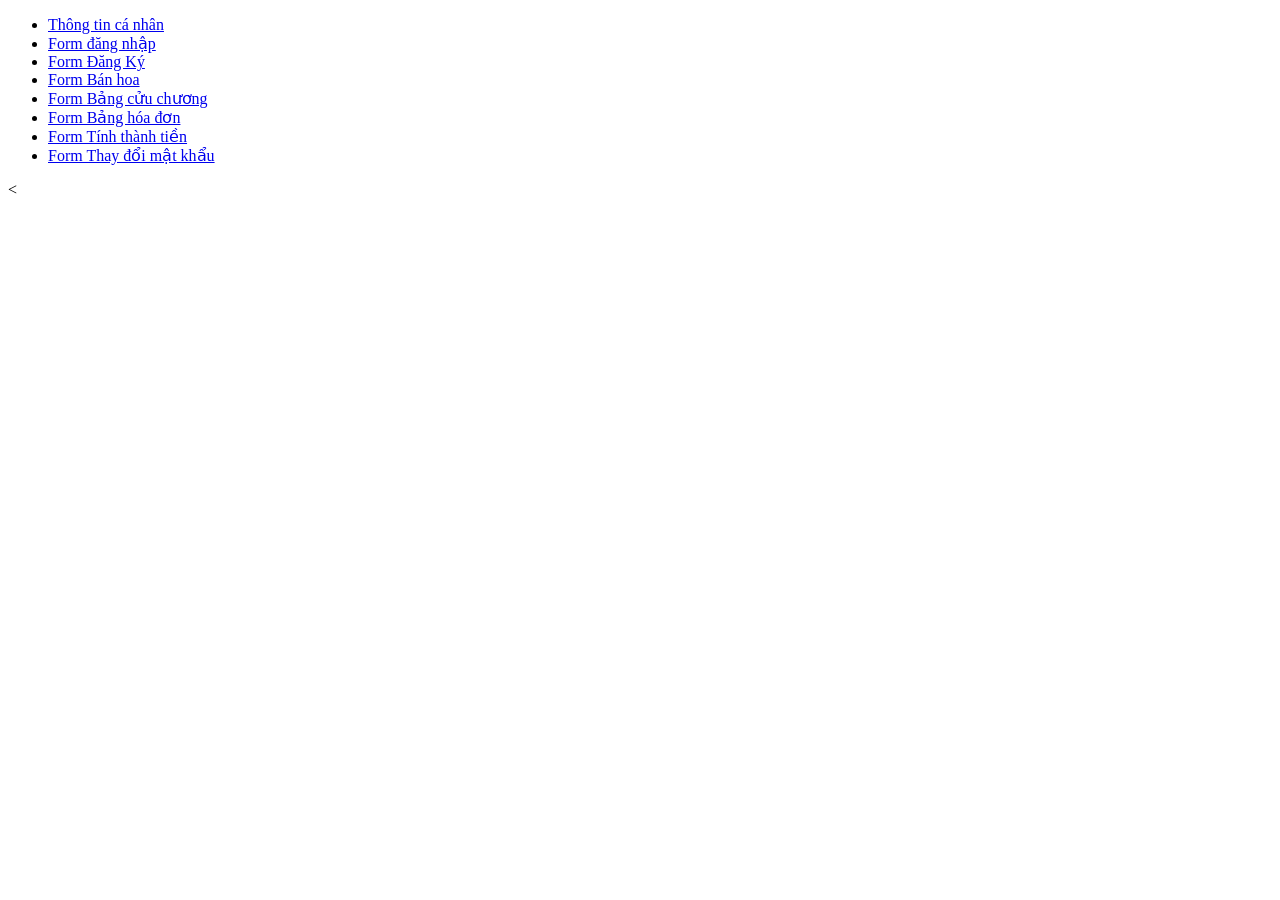
<file: index.html>
<!DOCTYPE html>
<html lang = "vi">

<head>
    <title>Dự án web với NIMI, CSSC</title>
    <meta charset="utf-8">
</head>

<body>

    <ul>
        <li>
            <a href="html/page 1.html" target="_blank">
                Thông tin cá nhân
            </a>
        </li>

        <li>
            <a href="html/page2.html" target="_blank">
                Form đăng nhập
            </a>
        </li>
        <li>
            <a href="html/page3.html" target="_blank">
                Form Đăng Ký
            </a>
        </li>
         <li>
            <a href="html/page5.html" target="_blank">
                Form Bán hoa
            </a>
        </li>
        <li>
            <a href="html/page 4.html" target="_blank">
                Form Bảng cửu chương
            </a>
        </li>
         <li>
            <a href="html/page 4.1.html" target="_blank">
                Form Bảng hóa đơn
            </a>
        </li>
        <li>
            <a href="html/page 4.2.html" target="_blank">
                Form Tính thành tiền
            </a>
        </li>
        <li>
            <a href="html/page 4.3.html" target="_blank">
                Form Thay đổi mật khẩu
            </a>
        </li>
    </ul>

</body>

<
</file>
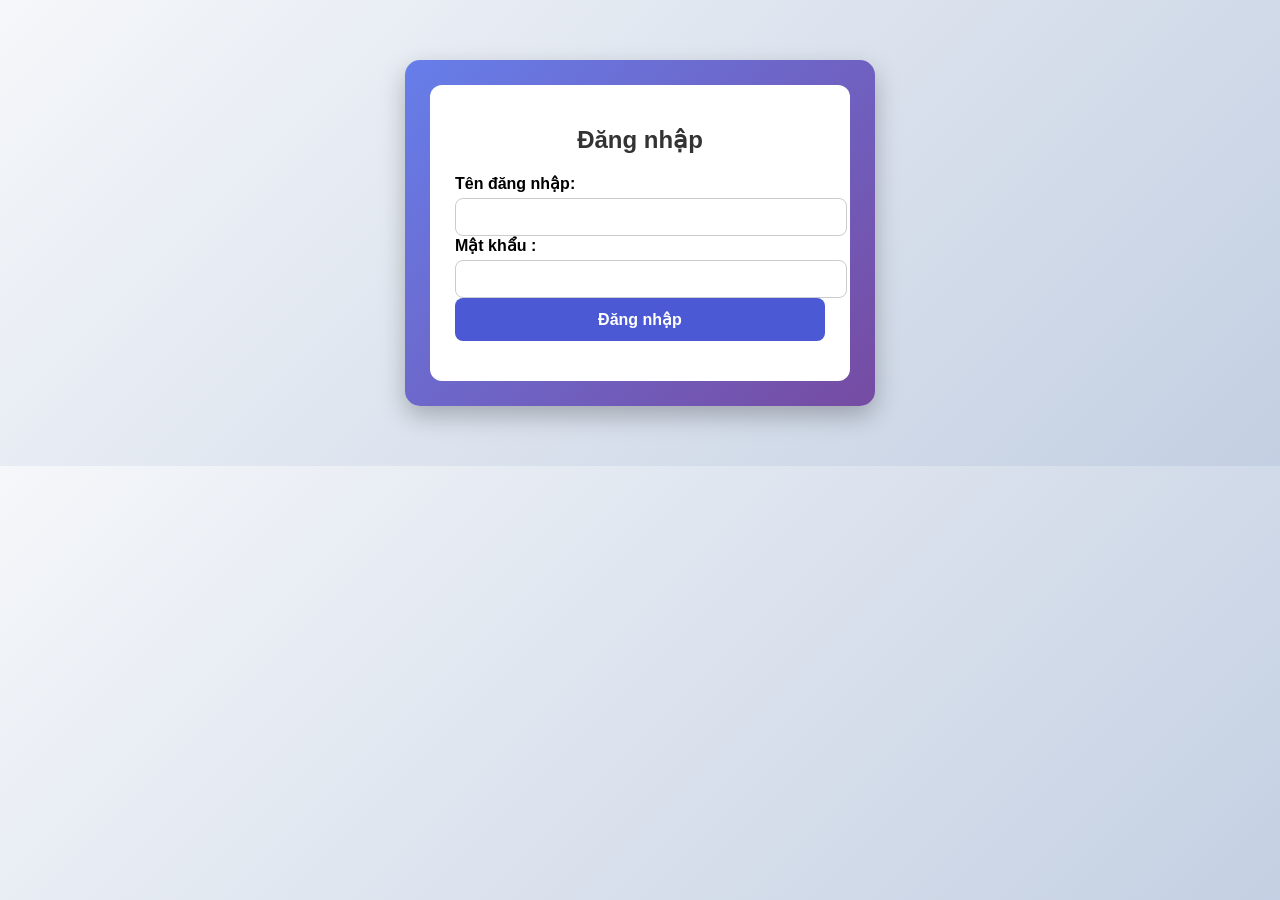
<file: html/page 2.html>
﻿<!DOCTYPE html>
<html>
<head>
    <meta charset="UTF-8">
    <title>Thiết kế form</title>
	<link href = "../css/style.css" rel = "stylesheet">
    <a href="../page 2.html"> </a>
</head>

<body>
     <div class="container">
       


        <form id = "frmLogin">
           
        <h1 id="title">Đăng nhập </h1>
            <div class="form -group">
                <label for="txtUsername">Tên đăng nhập: </label>
                <input class="control" type="text" id="textUsername" name="txtUsername" value="">
            </div>
            <div class="form-group">
                <label for="txtPassword">Mật khẩu : </label>
                <input class="control" type="password" id="txtPassword" name="txtPassword" value="">

                <button> Đăng nhập</button>
            </div>

        </form>

     </div>
    
    

</body>
</html>
</file>
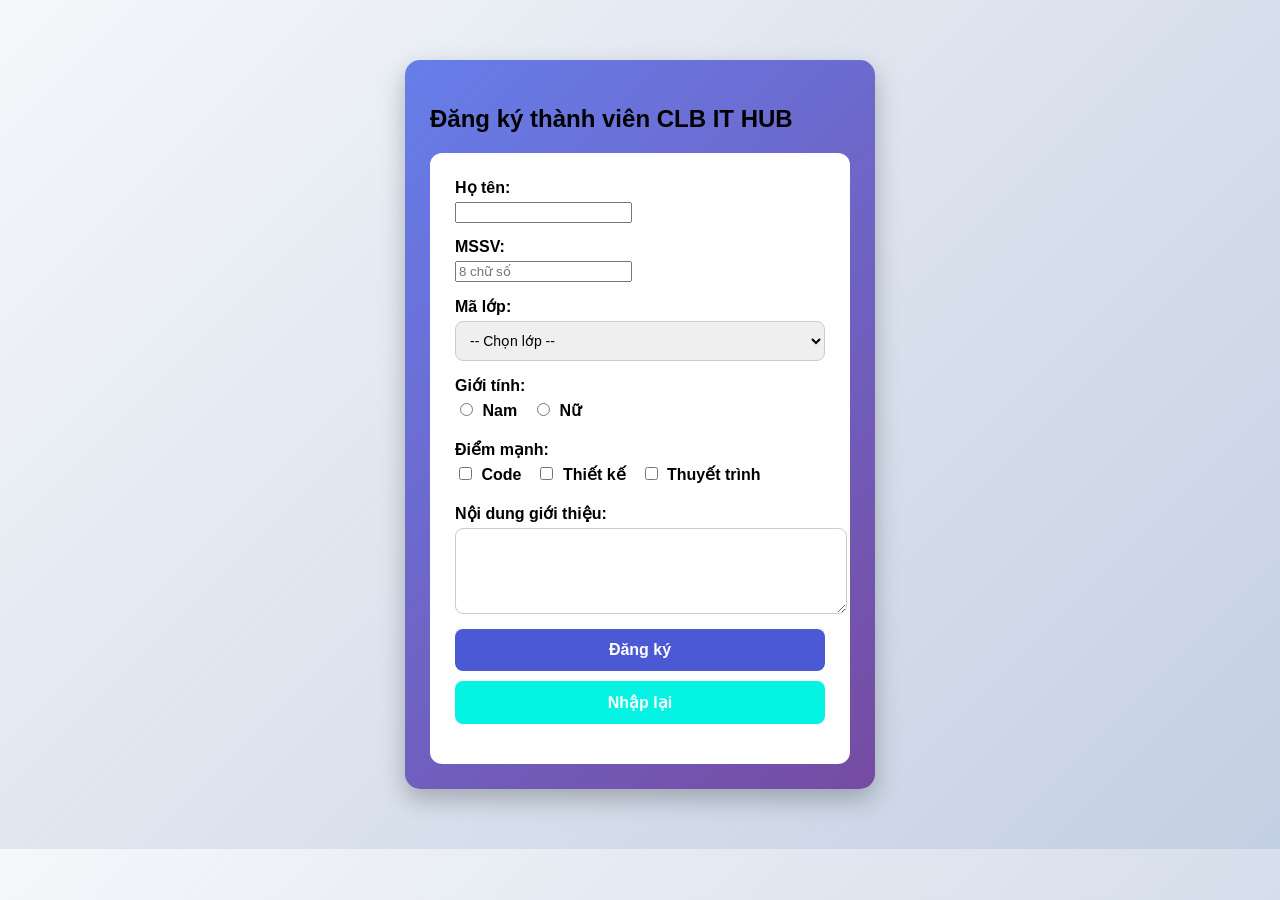
<file: html/page 3.html>
﻿<!DOCTYPE html>
<html lang="vi">
<head>
<meta charset="UTF-8">
<title>Đăng ký thành viên CLB IT HUB</title>
<link href = "../css/style.css" rel = "stylesheet">
<a href="../page 3.html"> </a>
</head>


<body>

<div class="container">
    <h2>Đăng ký thành viên CLB IT HUB</h2>

    <form>

        <div class="form-group">
            <label>Họ tên:</label>
            <input type="text" required>
        </div>

        <div class="form-group">
            <label>MSSV:</label>
            <input type="text" pattern="[0-9]{8}" placeholder="8 chữ số" required>
        </div>

        <div class="form-group">
            <label>Mã lớp:</label>
            <select class="control">
                <option>-- Chọn lớp --</option>
                <option>DTH1</option>
                <option>DTH2</option>
                <option>DTH3</option>
                <option>DTH4</option>
                <option>DTH5</option>
            </select>
        </div>

        <div class="form-group">
            <label>Giới tính:</label>
            <div class="inline">
                <label><input type="radio" name="gender"> Nam</label>
                <label><input type="radio" name="gender"> Nữ</label>
            </div>
        </div>

        <div class="form-group">
            <label>Điểm mạnh:</label>
            <div class="inline">
                <label><input type="checkbox"> Code</label>
                <label><input type="checkbox"> Thiết kế</label>
                <label><input type="checkbox"> Thuyết trình</label>
            </div>
        </div>

        <div class="form-group">
            <label>Nội dung giới thiệu:</label>
            <textarea rows="4"></textarea>
        </div>

        <div class="form-group">
            <button type="submit">Đăng ký</button>
            <button type="reset">Nhập lại</button>
        </div>

    </form>
</div>

</body>
</html>
</file>
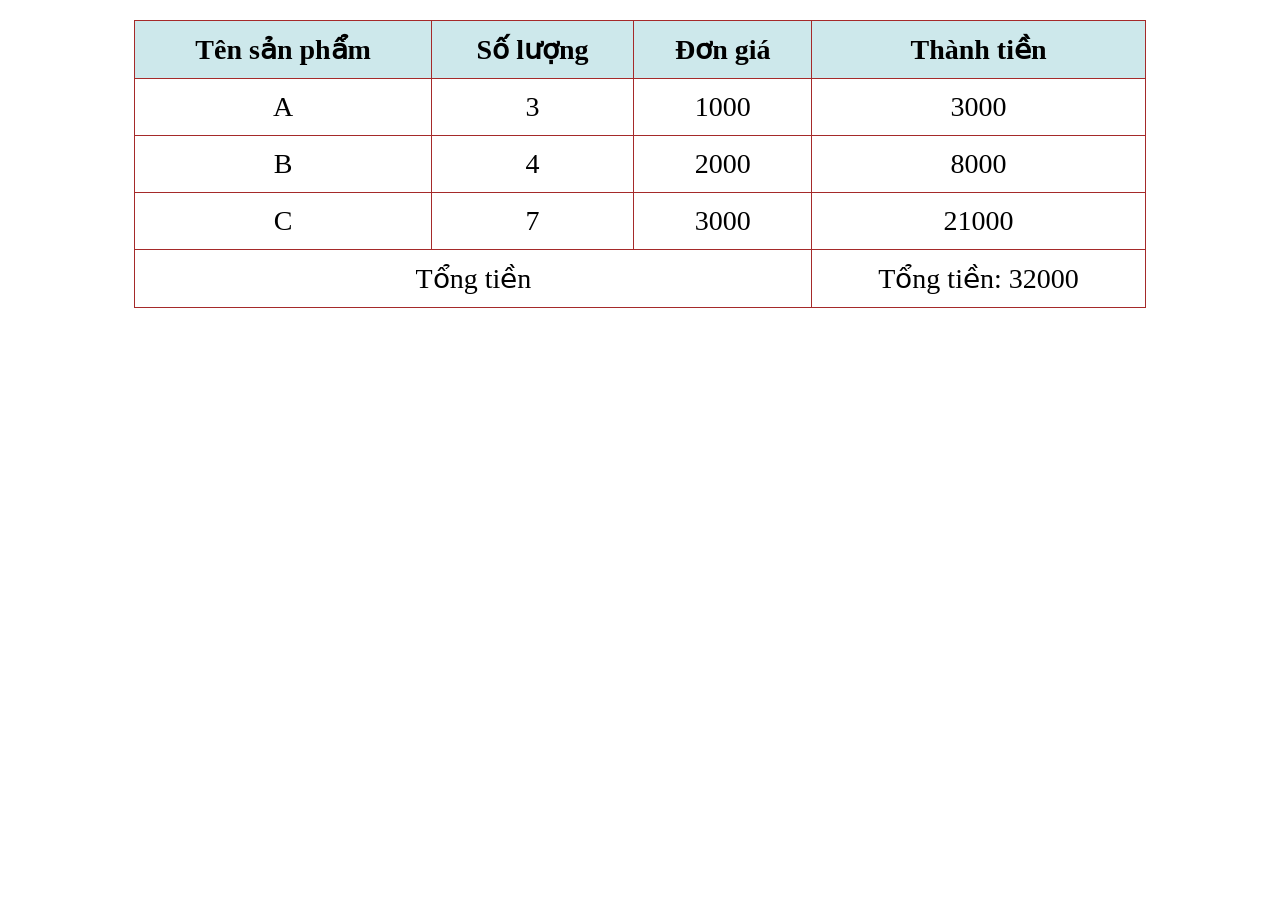
<file: html/page 4.1.html>
<!DOCTYPE html>
<html lang="vi">
<head>
    <meta charset="UTF-8">
    <title>Bảng hóa đơn</title>
    <link rel="stylesheet" href="../css/stylepage4.1.css">
</head>
<body>

<table>
    <tr>
        <th>Tên sản phẩm</th>
        <th>Số lượng</th>
        <th>Đơn giá</th>
        <th>Thành tiền</th>
    </tr>

    <tr>
        <td>A</td>
        <td>3</td>
        <td>1000</td>
        <td>3000</td>
    </tr>

    <tr>
        <td>B</td>
        <td>4</td>
        <td>2000</td>
        <td>8000</td>
    </tr>

    <tr>
        <td>C</td>
        <td>7</td>
        <td>3000</td>
        <td>21000</td>
    </tr>

    <tr>
        <td colspan="3">Tổng tiền</td>
        <td>Tổng tiền: 32000</td>
    </tr>
</table>

</body>
</html>
</file>
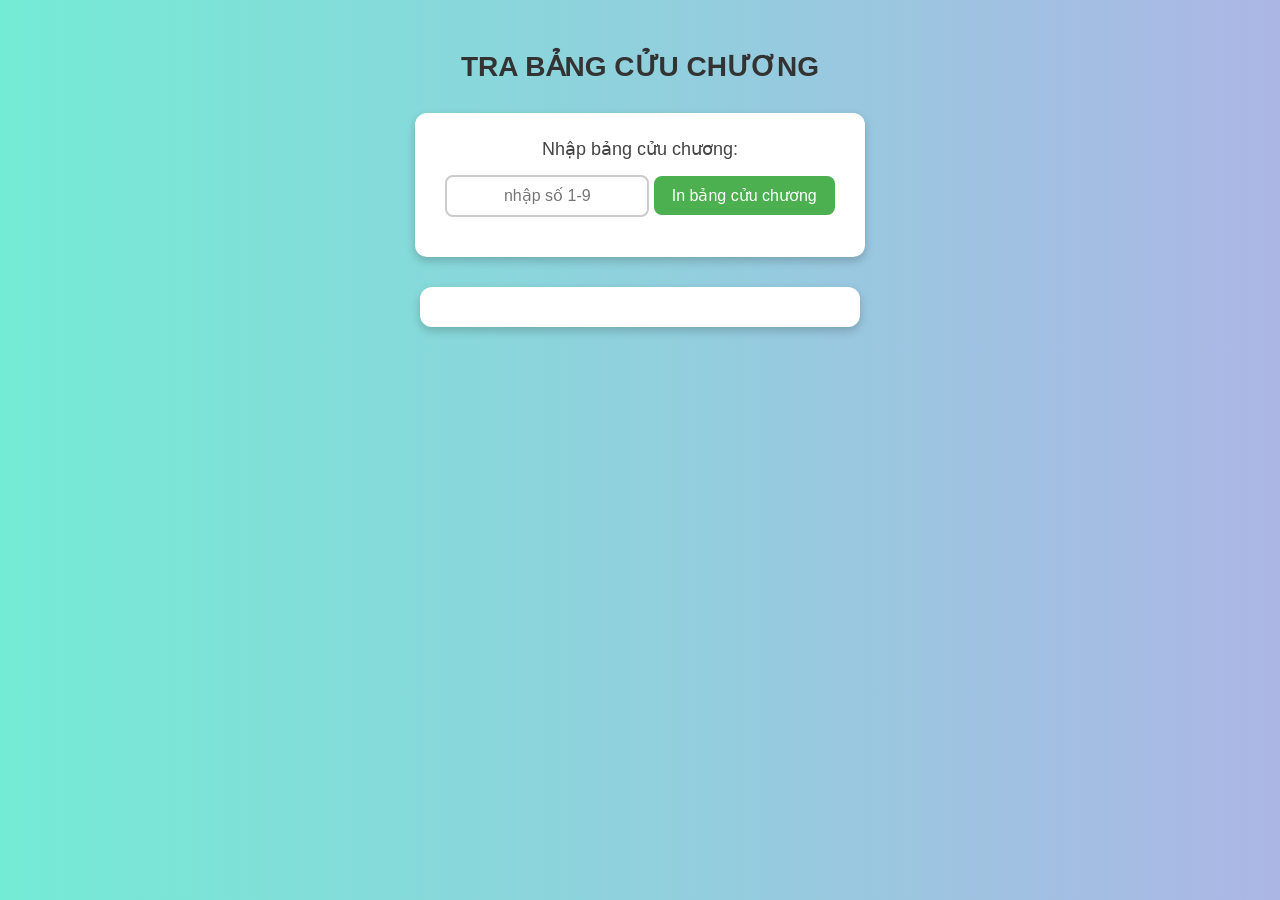
<file: html/page 4.html>
<!DOCTYPE html>
<html lang="vi">
<head>
    <meta charset="UTF-8">
    <title>Bài tập số 09</title>
    <link rel="stylesheet" href="../css/stylepage4.css">
</head>
<body>

<h3>TRA BẢNG CỬU CHƯƠNG</h3>

<form id="nhapso">
    <label>Nhập bảng cửu chương: </label>
    <input type="text" id="so" placeholder ="nhập số 1-9">

    <button type="button" onclick="in_bang_cc()">
        In bảng cửu chương
    </button>
    
</form>

<div id="kq"></div>

<script src="../js/page4.js"></script>
</body>
</html>
</file>
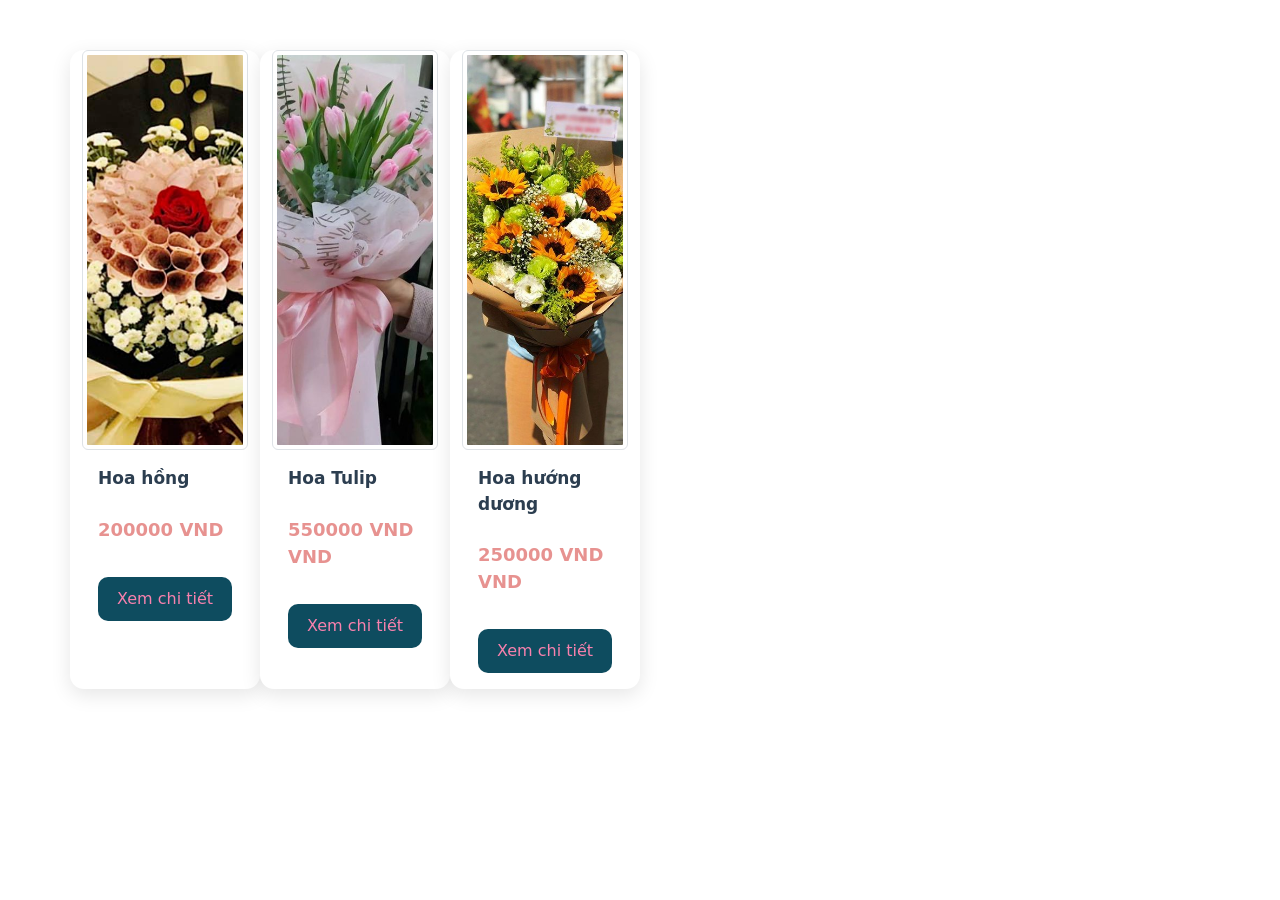
<file: html/page 5.html>
<!DOCTYPE html>
<html lang="vi">
<head>
    <meta charset="UTF-8">
    <title>Danh sách  hoa</title>

    <link rel="stylesheet" href="../css/stylepage5.css">

   
    <link href="https://cdn.jsdelivr.net/npm/bootstrap@5.3.8/dist/css/bootstrap.min.css"
          rel="stylesheet">

    <script src="https://cdn.jsdelivr.net/npm/bootstrap@5.3.8/dist/js/bootstrap.bundle.min.js"></script>
</head>
<body>

    <div class="container" id="container">
        <div class="row" id="product-list">

        </div>
    </div>

    <script src="../js/page5.js"></script>

</body>
</html>
</file>
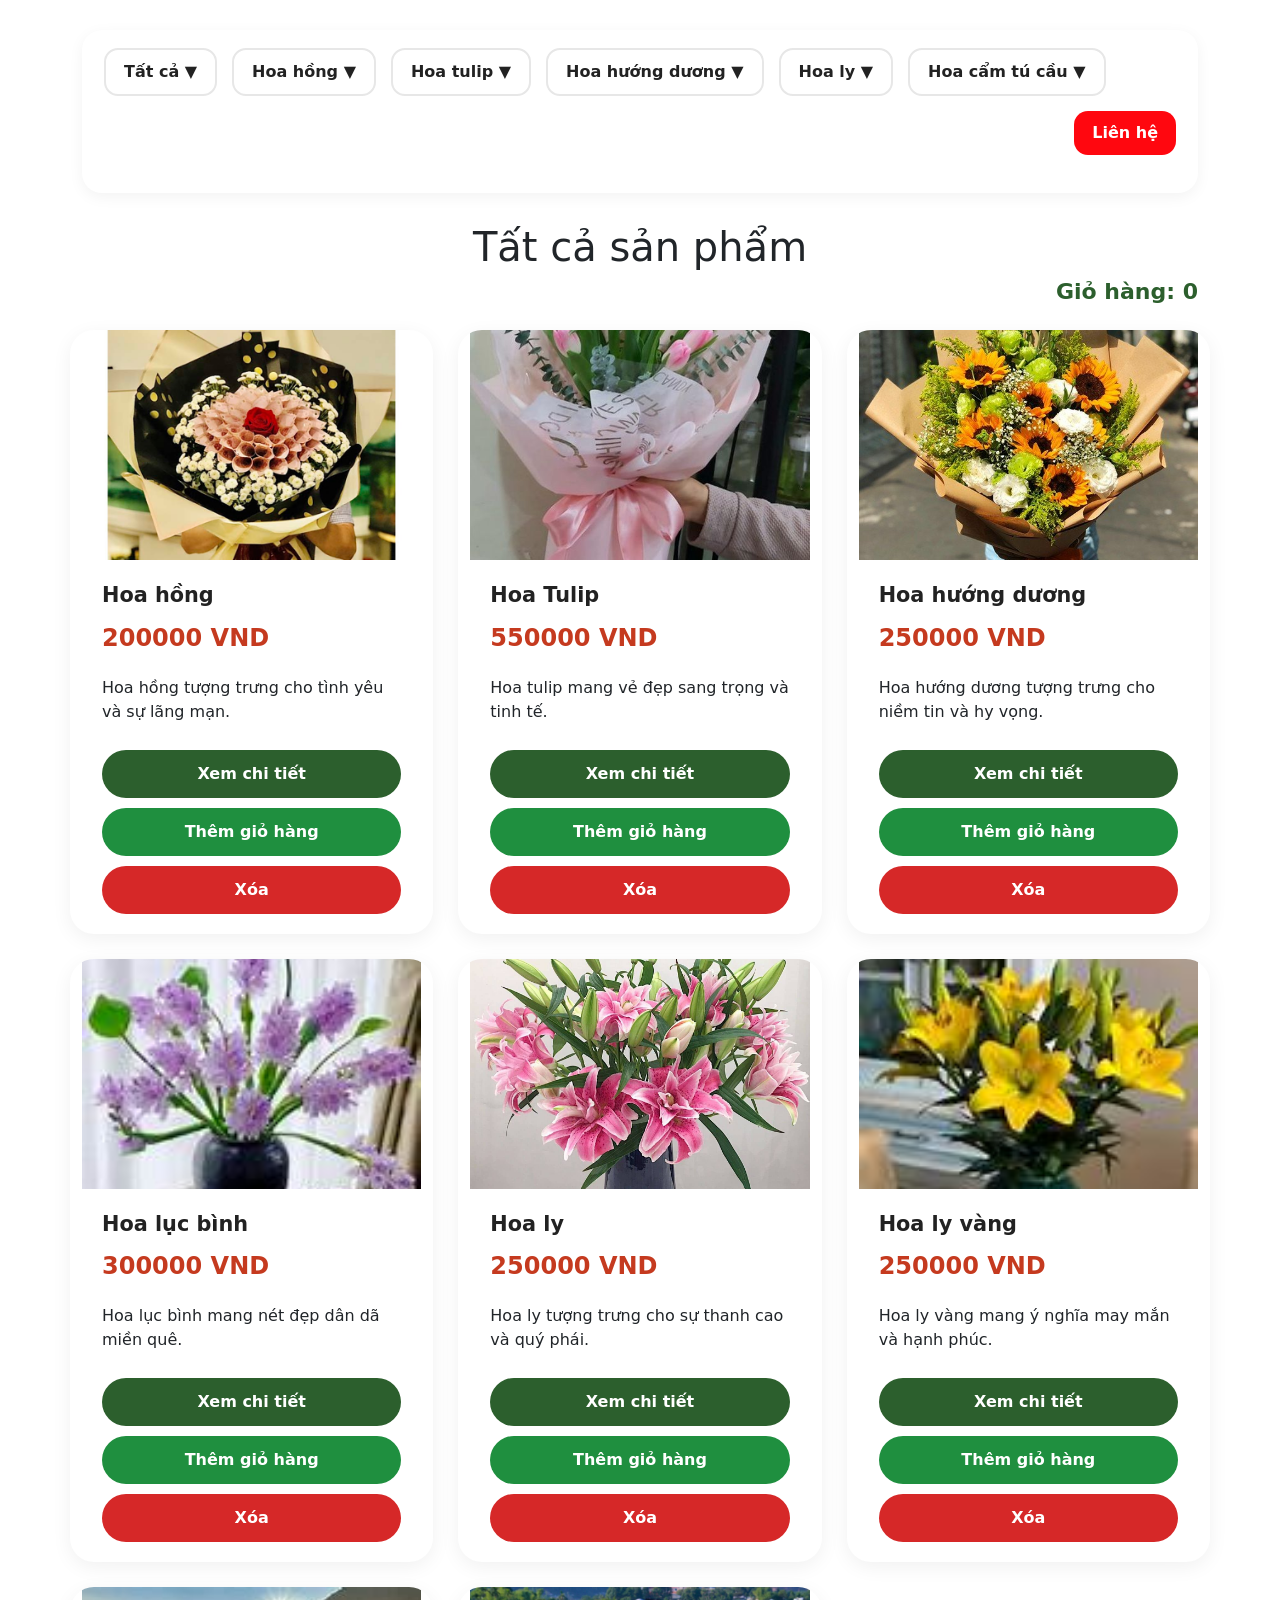
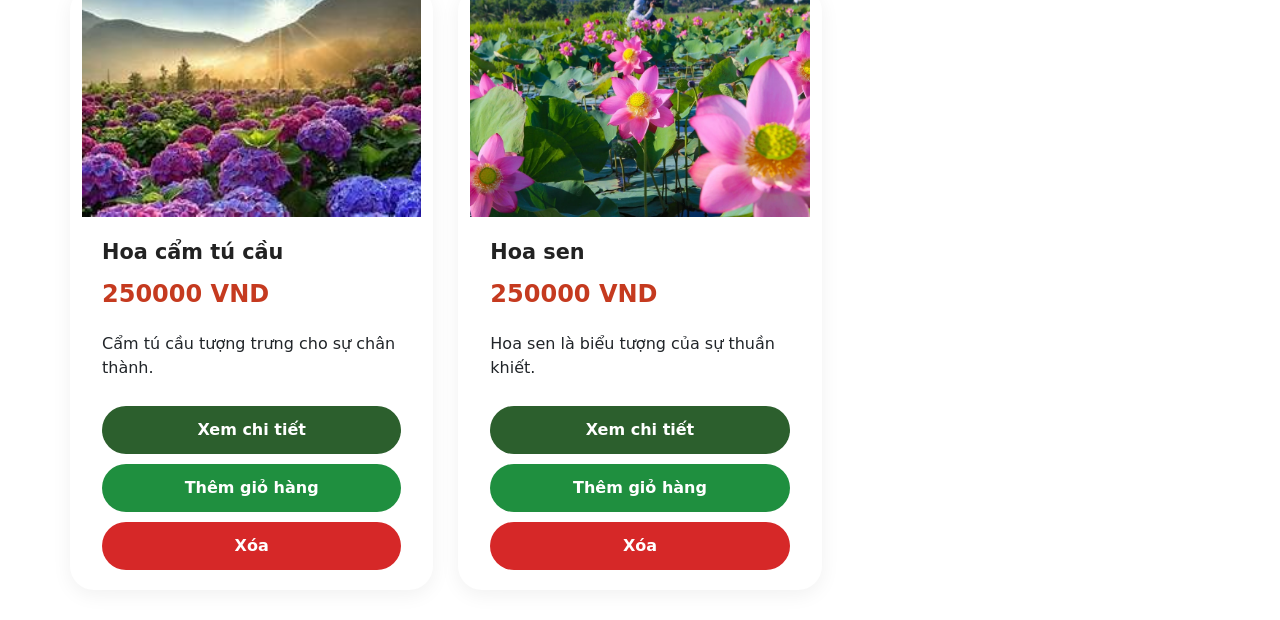
<file: html/page5.html>
<!DOCTYPE html>
<html lang="vi">
<head>
    <meta charset="UTF-8">
    <title>Danh sách hoa</title>

    <link rel="stylesheet" href="../css/stylepage 5.css">

    <link href="https://cdn.jsdelivr.net/npm/bootstrap@5.3.8/dist/css/bootstrap.min.css"
          rel="stylesheet">

    <script src="https://cdn.jsdelivr.net/npm/bootstrap@5.3.8/dist/js/bootstrap.bundle.min.js"></script>
</head>

<body>

    <div class="container" id="container">

        <!-- MENU -->
        <nav class="menu">

            <button onclick="filterProduct('all')">
                Tất cả ▼
            </button>

            <button onclick="filterProduct('hong')">
                Hoa hồng ▼
            </button>

            <button onclick="filterProduct('tulip')">
                Hoa tulip ▼
            </button>

            <button onclick="filterProduct('huongduong')">
                Hoa hướng dương ▼
            </button>

            <button onclick="filterProduct('ly')">
                Hoa ly ▼
            </button>

            <button onclick="filterProduct('camtucau')">
                Hoa cẩm tú cầu ▼
            </button>

            <button class="contact-btn" onclick="showContact()">
                Liên hệ
            </button>

        </nav>

        <!-- liên hệ -->
        <div class="contact-box" id="contact-box">

            <p>Email: hoatuoi@gmail.com</p>

            <p>Hotline: 0123 456 789</p>

            <p>Địa chỉ: phường Trà Vinh, Tp.Trà Vinh, tỉnh Vĩnh Long</p>

        </div>

        <!-- tiêu đề -->
        <h1>Tất cả sản phẩm</h1>

        <!-- giỏ hàng -->
        <h2 class="cart-box">
            Giỏ hàng:
            <span id="cart-count">0</span>
        </h2>

        <!-- sản phẩm -->
        <div class="row" id="product-list">

        </div>

    </div>

    <script src="../js/page 5.js"></script>

</body>
</html>
</file>
<file: css/style.css>
body {
  font-family: Arial, sans-serif;
  background: linear-gradient(135deg, #f5f7fa, #c3cfe2);
  margin: 0;
}

/* Khung ngoài */
.container {
  padding: 25px;
  background: linear-gradient(135deg, #667eea, #764ba2);
  margin: 60px auto;
  width: 420px;
  border-radius: 15px;
  box-shadow: 0 10px 25px rgba(0,0,0,0.25);
}

/* Form */
form {
  background-color: #fff;
  padding: 25px;
  border-radius: 12px;
}

/* Tiêu đề */
#title {
  text-align: center;
  margin-bottom: 20px;
  font-size: 24px;
  font-weight: bold;
  color: #333;
}

/* Nhóm form */
.form-group {
  margin-bottom: 15px;
}

/* Label */
label {
  font-weight: bold;
  display: block;
  margin-bottom: 5px;
}

/* Input text, select, textarea */
.control,
select,
textarea {
  display: block;
  padding: 10px;
  border: 1px solid #ccc;
  border-radius: 8px;
  width: 100%;
  margin-top: 5px;
  font-size: 14px;
  transition: 0.3s;
}

/* Focus đẹp hơn */
.control:focus,
select:focus,
textarea:focus {
  border-color: #d41f25;
  outline: none;
  box-shadow: 0 0 6px rgba(212, 31, 37, 0.4);
}
/* Radio + checkbox nằm ngang */
.inline {
  display: flex;
  gap: 15px;
  align-items: center;
}

/* Radio + checkbox không bị giãn */
input[type="radio"],
input[type="checkbox"] {
  width: auto;
  margin-right: 5px;
}

/* Nút */
button {
  width: 100%;
  padding: 12px;
  border-radius: 8px;
  border: none;
  background: #4b59d4;
  color: white;
  font-size: 16px;
  font-weight: bold;
  cursor: pointer;
  transition: 0.3s;
}

/* Hover */
button:hover {
  background: #e03ce2;
}

/* Nút reset riêng */
button[type="reset"] {
  background: #05f3e3;
  margin-top: 10px;
}

button[type="reset"]:hover {
  background: #0bf107;
}
</file>
<file: css/stylepage4.1.css>
table {
    width: 80%;
    margin: 20px auto;
    border-collapse: collapse;
    text-align: center;
    font-size: 28px;
}

th, td {
    border: 1px solid brown;
    padding: 12px;
}

th {
    background-color: #cde8eb;
    font-weight: bold;
}
</file>
<file: css/stylepage4.css>
body {
    font-family: Arial, sans-serif;
    background: linear-gradient(to right, #74ebd5, #acb6e5);
    text-align: center;
    margin: 0;
    padding: 0;
}

h3 {
    margin-top: 50px;
    color: #333;
    font-size: 28px;
}

form {
    background: white;
    width: 400px;
    margin: 30px auto;
    padding: 25px;
    border-radius: 12px;
    box-shadow: 0 4px 10px rgba(0,0,0,0.2);
}

label {
    font-size: 18px;
    color: #444;
}

input {
    width: 180px;
    padding: 10px;
    margin: 15px 0;
    border: 2px solid #ccc;
    border-radius: 8px;
    font-size: 16px;
    text-align: center;
}

input:focus {
    border-color: #4CAF50;
    outline: none;
}

button {
    background: #4CAF50;
    color: white;
    border: none;
    padding: 10px 18px;
    font-size: 16px;
    border-radius: 8px;
    cursor: pointer;
}

button:hover {
    background: #45a049;
}

#kq {
    width: 400px;
    margin: 20px auto;
    padding: 20px;
    background: white;
    border-radius: 12px;
    box-shadow: 0 4px 10px rgba(0,0,0,0.2);
    font-size: 18px;
    color: #222;
    line-height: 1.8;
}
</file>
<file: css/stylepage5.css>
body {
    font-family: Arial;
    background: #f5f5f5;
    margin: 0;
    margin-top: 80px;
    padding-top: 50px;
}
.product-list {
    padding-top: 30px;
    gap: 20px;
    justify-content:center ;

}
.product-item {
    width: 500px;
    border-radius: 14px;
    overflow: hidden;
    background: white;
    box-shadow: 0 6px 20px rgba(0,0,0,0.1);

}

.product-item:hover {
    transform: translateY(-5px);
}

.product-image img {
    width: 100%;
    height: 400px;
    object-fit: cover;
}

.product-info {
    padding: 16px;
    display: flex;
    flex-direction: column;
    gap: 8px;
}


.title {
    font-size: 17px;
    font-weight: 600;
    color: #2c3e50;
}

.desc {
    font-size: 13px;
    color: #777;
    line-height: 1.4;
}

.price {
    font-size: 18px;
    font-weight: bold;
    color: #e79290;
}

/* Button */
.product-info a {
    margin-top: 10px;
    text-decoration: none;
    text-align: center;
    background: #0e4c5f;
    color: #f881ad;
    padding: 10px;
    border-radius: 10px;
}

.product-info a:hover {
    background: #f10707;
    color: white;
}
</file>
<file: css/stylepage 5.css>
*{
    margin: 0;
    padding: 0;
    box-sizing: border-box;
}

body{
    font-family: system-ui, 'Segoe UI', sans-serif;
    background: #f9f7f5;
    padding: 30px 20px;
}

.container{
    max-width: 1300px;
    margin: auto;
}

/* MENU */
.menu{
    display: flex;
    align-items: center;
    gap: 15px;
    flex-wrap: wrap;
    background: white;
    padding: 18px 22px;
    border-radius: 20px;
    margin-bottom: 30px;
    box-shadow: 0 4px 15px rgba(0,0,0,0.05);
}

.menu button{
    background: white;
    color: #222;
    border: 2px solid #e7e7e7;
    padding: 10px 18px;
    border-radius: 14px;
    font-size: 16px;
    font-weight: 600;
    cursor: pointer;
    transition: 0.25s;
}

.menu button:hover{
    background: #2c5f2d;
    color: white;
    border-color: #2c5f2d;
}

/* nút liên hệ */
.contact-btn{
    margin-left: auto;
    background: #ff070f !important;
    color: white !important;
    border: none !important;
}

/* tiêu đề */
h1{
    text-align: center;
    margin-bottom: 25px;
    color: #2c5f2d;
    font-size: 2rem;
}

/* giỏ hàng */
.cart-box{
    text-align: right;
    margin-bottom: 25px;
    color: #2c5f2d;
    font-size: 22px;
    font-weight: bold;
}

/* GRID */
#product-list{
    display: grid;
    grid-template-columns: repeat(auto-fill, minmax(280px, 1fr));
    gap: 25px;
}

/* CARD */
.product-item{
    background: white;
    border-radius: 24px;
    overflow: hidden;
    box-shadow: 0 5px 20px rgba(0,0,0,0.06);
    transition: 0.3s;
}

.product-item:hover{
    transform: translateY(-5px);
    box-shadow: 0 12px 25px rgba(0,0,0,0.12);
}

/* IMAGE */
.product-image{
    height: 230px;
    overflow: hidden;
}

.product-image img{
    width: 100%;
    height: 100%;
    object-fit: cover;
    transition: 0.3s;
}

.product-item:hover img{
    transform: scale(1.05);
}

/* INFO */
.product-info{
    padding: 20px;
    display: flex;
    flex-direction: column;
}

.title{
    font-size: 1.3rem;
    font-weight: 700;
    margin-bottom: 8px;
    color: #222;
}

.price{
    font-size: 1.5rem;
    font-weight: bold;
    color: #c53a1f;
    margin-bottom: 20px;
}

/* BUTTON */
.product-info a,
.cart-btn,
.delete-btn{
    border: none;
    padding: 12px;
    border-radius: 40px;
    text-align: center;
    font-weight: 600;
    text-decoration: none;
    margin-top: 10px;
    transition: 0.2s;
    cursor: pointer;
}

/* xem chi tiết */
.product-info a{
    background: #2c5f2d;
    color: white;
}

.product-info a:hover{
    background: #1e451f;
}

/* giỏ hàng */
.cart-btn{
    background: #1f8f3f;
    color: white;
}

.cart-btn:hover{
    background: #16692e;
}

/* xóa */
.delete-btn{
    background: #d62828;
    color: white;
}

.delete-btn:hover{
    background: #aa1f1f;
}

/* RESPONSIVE */
@media (max-width: 768px){

    .menu{
        justify-content: center;
    }

    .contact-btn{
        margin-left: 0;
    }

    h1{
        font-size: 1.6rem;
    }

    .cart-box{
        text-align: center;
    }
}
.contact-btn{
    background: #e76cab;
    color: white;
    border: none;
    padding: 14px 28px;
    border-radius: 15px;
    font-size: 22px;
    font-weight: bold;
    cursor: pointer;
    margin-bottom: 20px;
}

.contact-box{
    display: none;
    background: white;
    padding: 20px 25px;
    border-radius: 15px;
    width: fit-content;
    box-shadow: 0 5px 15px rgba(0,0,0,0.08);
}

.contact-box p{
    font-size: 18px;
    margin-bottom: 12px;
    color: #222;
}
</file>
